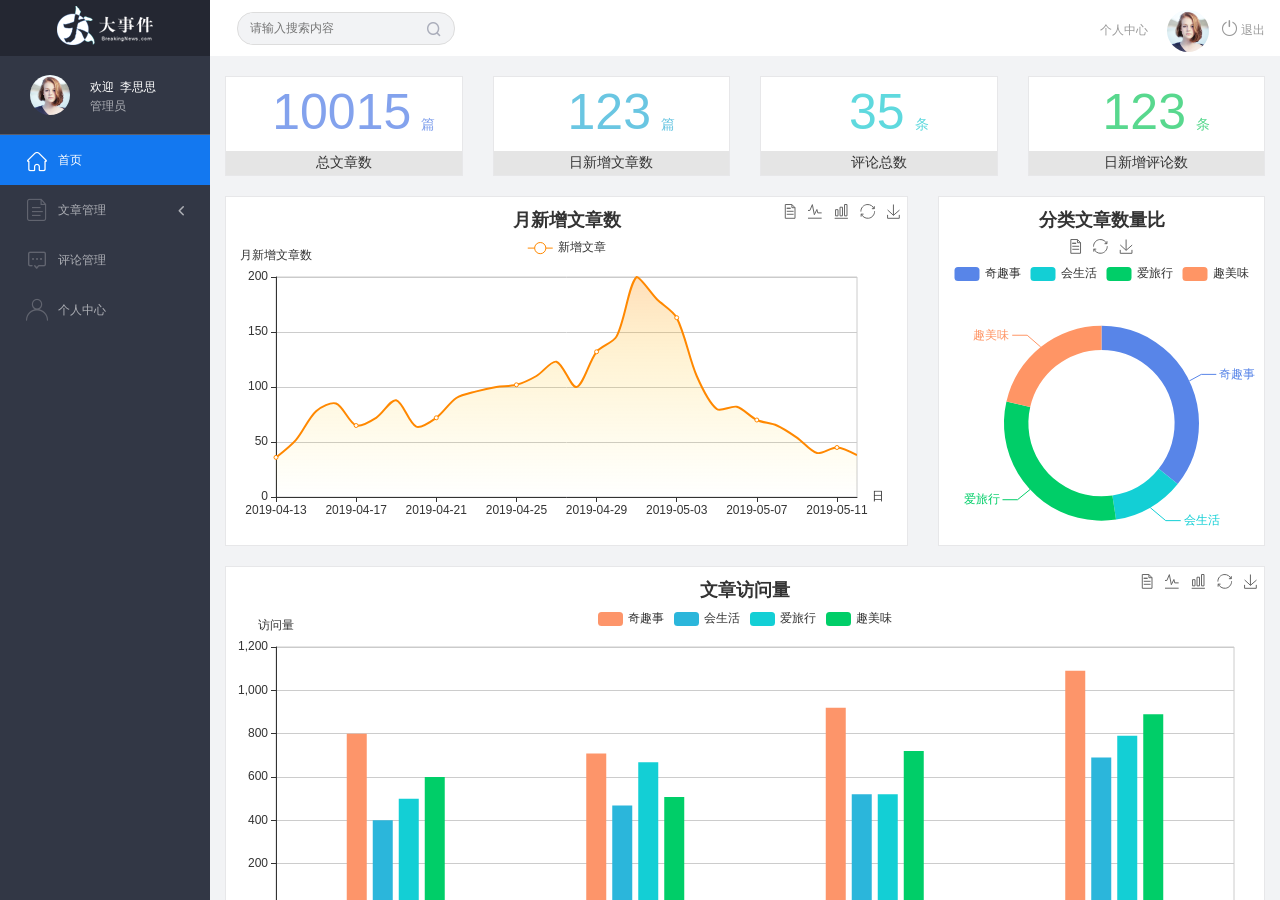
<file: web_back/index.html>
<!DOCTYPE html>
<html lang="en">

<head>
    <meta charset="UTF-8">
    <meta name="viewport" content="width=device-width, initial-scale=1.0">
    <meta http-equiv="X-UA-Compatible" content="ie=edge">
    <title>大事件-后台首页</title>
    <link rel="stylesheet" href="js/bootstrap/css/bootstrap.min.css">
    <link rel="stylesheet" href="css/reset.css">
    <link rel="stylesheet" href="css/iconfont.css">
    <link rel="stylesheet" href="css/main.css">
    <script src="js/jquery-1.12.4.min.js"></script>
    <script src="./js/util/config.js"></script>
    <script src="./js/util/user.js"></script>
</head>

<body>
    <div class="sider">
        <a href="#" class="logo"><img src="images/logo02.png" alt="logo"></a>
        <div class="user_info">
            <img class="adImg" src="images/2.jpg" alt="person">
            <span>欢迎&nbsp;&nbsp;<i style="font-style: normal;" id="adName">李思思</i></span>
            <b>管理员</b>
        </div>
        <div class="menu">
            <div class="level01 active"><a href="main_count.html" target="main_frame"><i class="iconfont icon-yidiandiantubiao04"></i><span>首页</span></a></div>
            <div class="level01"><a href="#"><i class="iconfont icon-icon-article"></i><span>文章管理</span><b
                        class="iconfont icon-arrowdownl"></b></a></div>
            <ul class="level02">
                <li><a href="article_list.html" target="main_frame"><i class="iconfont icon-previewright"></i><span>文章列表</span></a></li>
                <li><a href="article_release.html" target="main_frame"><i class="iconfont icon-previewright"></i><span>发表文章</span></a></li>
                <li><a href="article_category.html" target="main_frame"><i class="iconfont icon-previewright"></i><span>文章类别管理</span></a></li>
            </ul>

            <div class="level01"><a href="comment_list.html" target="main_frame"><i class="iconfont icon-comment"></i><span>评论管理</span></a></div>
            <div class="level01"><a href="user.html" target="main_frame"><i class="iconfont icon-user"></i><span>个人中心</span></a></div>
        </div>
    </div>

    <div class="header_bar">
        <form class="search_form">
            <input type="text" placeholder="请输入搜索内容">
            <i class="iconfont icon-search"></i>
        </form>
        <div class="user_center_link">
            <a href="user.html" onclick="setMenu(3,0)" target="main_frame">个人中心</a>
            <img class="adImg" src="images/2.jpg" alt="person">
            <!-- 设置不让 a 标签 跳转 -->
            <a href="javascript:;" id="logout"><i class="iconfont icon-tuichu"></i> 退出</a>
        </div>
    </div>

    <div class="main" id="main_body">
        <iframe src="main_count.html" frameborder="0" id="main_frame" name="main_frame" frameborder="0" scrolling="auto"></iframe>
    </div>



    <script>
        var $level01 = $('.level01');
        var $subli = $('.level02 li')
        $level01.click(function() {
            $level01.not($(this)).removeClass('active');
            $(this).addClass('active');

            if ($(this).next().hasClass('level02')) {
                $(this).next().slideToggle();
                $(this).find('b').toggleClass('rotate0');
            } else {
                $subli.removeClass('active');
            }
        })

        $subli.click(function() {
            $subli.not($(this)).removeClass('active');
            $(this).addClass('active');

            if (!$(this).parent().prev().hasClass('active')) {
                $level01.removeClass('active');
                $(this).parent().prev().addClass('active');
            }
        })

        function resizeFrame() {
            var frame_w = $('#main_body').outerWidth();
            var frame_h = $('#main_body').outerHeight();
            $('#main_frame').css({
                'width': frame_w,
                'height': frame_h
            });
        }

        resizeFrame();

        $(window).resize(function() {
            resizeFrame();
        })


        function setMenu(m, n) {
            $level01.eq(m).addClass('active').siblings().not('.level02').removeClass('active');
            if (m != 1) {
                $('.level02').slideUp();
            } else {
                $('.level02').slideDown();
                $('.level02').children().eq(n).addClass('active').siblings().removeClass('active');
            }
        }
    </script>


</body>
<script>
    // var user = new User()
    // 获取管理员信息
    user.getInfo().then(function(res) {
        if (res.code == 200) {
            $("#adName").text(res.data.nickname)
            $(".adImg").attr("src", res.data.user_pic)
        }
    })

    // 用户退出
    $("#logout").click(function() {
        user.logout().then(function(res) {
            if (res.code == 200) {
                console.log(res.msg);

                location.href = "./login.html"
            } else {
                alert(res.msg)
            }
        })
    })
</script>

</html>
</file>
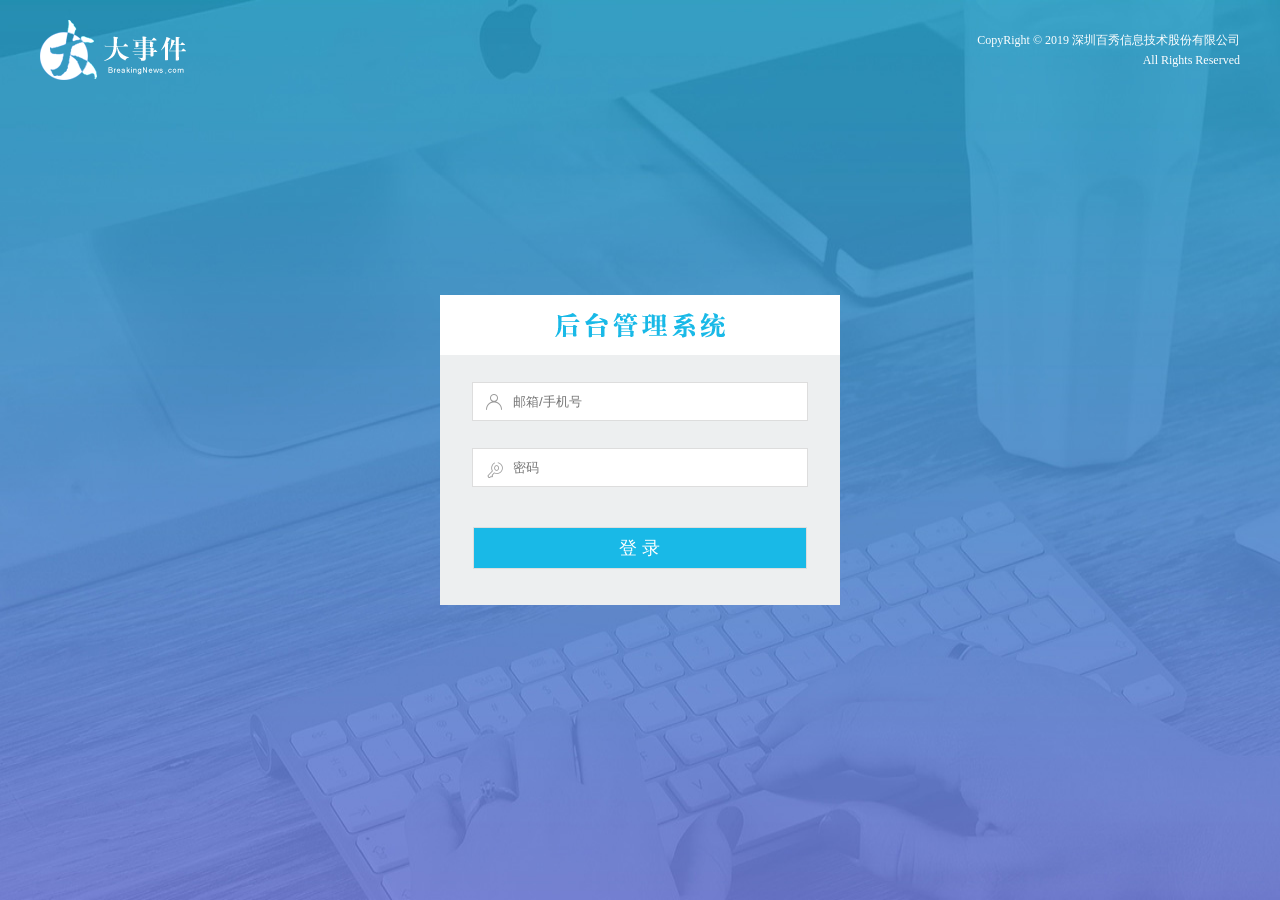
<file: web_back/login.html>
<!DOCTYPE html>
<html lang="en">

<head>
    <meta charset="UTF-8">
    <meta name="viewport" content="width=device-width, initial-scale=1.0">
    <meta http-equiv="X-UA-Compatible" content="ie=edge">
    <title>大事件-后台登录页</title>
    <link rel="stylesheet" type="text/css" href="css/reset.css">
    <link rel="stylesheet" type="text/css" href="css/iconfont.css">
    <link rel="stylesheet" type="text/css" href="css/main.css">
    <script src="./js/jquery-1.12.4.min.js"></script>
    <script src="./js/util/config.js"></script>
    <script src="./js/util/user.js"></script>
</head>

<body>
    <div class="main_wrap">
        <div class="header">
            <a href="#" class="logo"><img src="images/logo.png" alt=""></a>
            <div class="copyright">CopyRight © 2019 深圳百秀信息技术股份有限公司<br>All Rights Reserved</div>
        </div>

        <div class="login_form_con">
            <div class="login_title"></div>
            <form class="login_form">
                <i class="iconfont icon-user"></i>
                <i class="iconfont icon-key"></i>
                <input id="username" type="text" class="input_txt" placeholder="邮箱/手机号">
                <input type="password" class="input_pass" placeholder="密码">
                <!-- 在form表单中 如果不想有跳转动作 把submit改为 button 就可以了 -->
                <input id="btn" type="button" class="input_sub" value="登 录">
            </form>
        </div>
    </div>
</body>

<script>
    // 1.用户登录
    // 思路:
    // 给按钮添加点击事件
    // 1. 收集用户的信息 简单判断
    // 2. 请求ajax接口 根据接口的反馈做后续动作
    $("#btn").click(function() {
        var username = $(".input_txt").val().trim()
        var password = $(".input_pass").val().trim()

        if (username.length == 0 && password.length == 0) {
            return
        }
        // 用户登录
        user.login(username, password).then(function(res) {
            console.log(res);
            // 获取 Ajax的返回状态 根据状态来做出动作
            if (res.code == 200) {
                //跳转到主页
                location.href = './index.html'
            } else {
                alert(res.msg)
            }
        })

    })
</script>

</html>
</file>
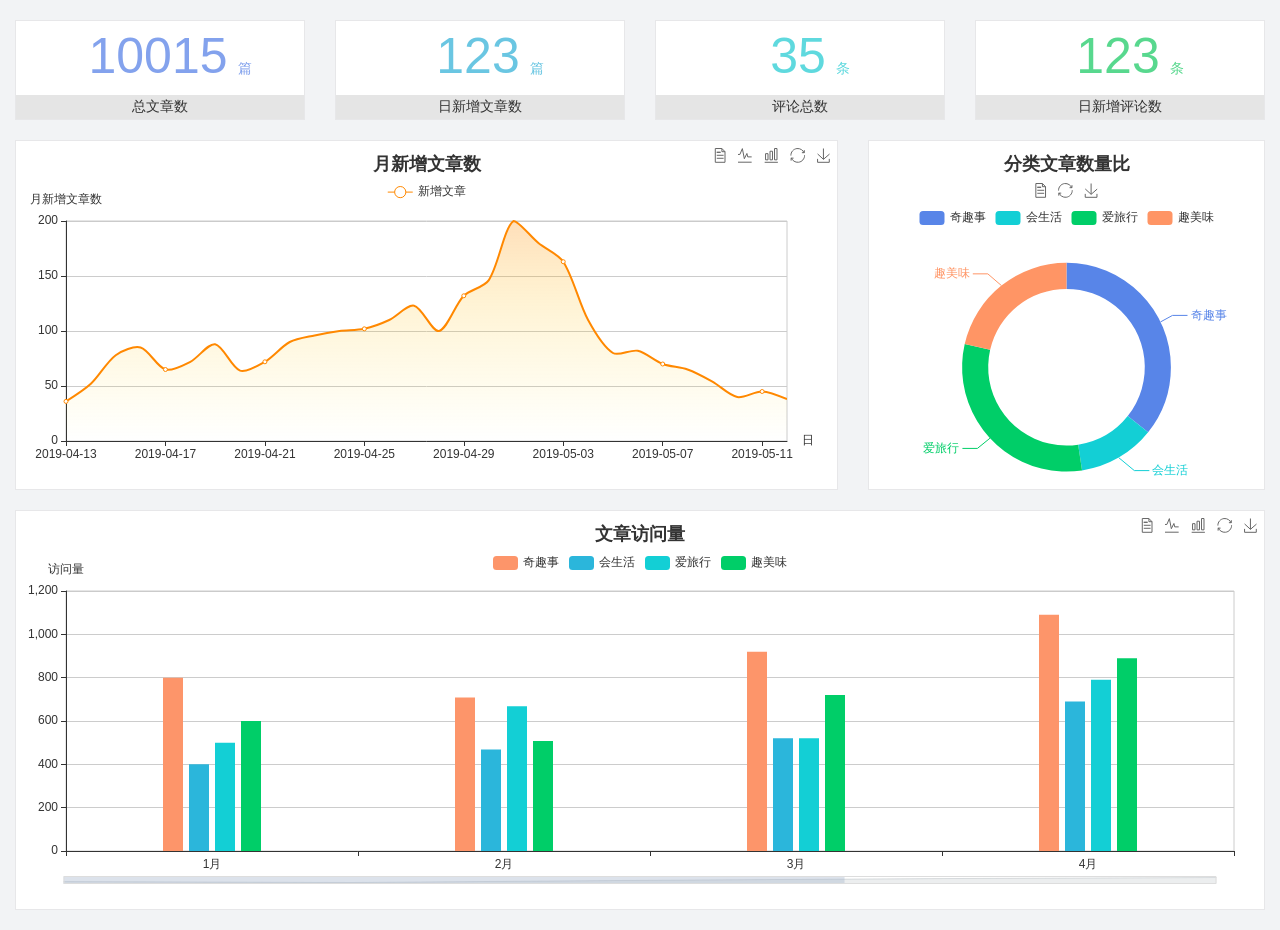
<file: web_back/main_count.html>
<!DOCTYPE html>
<html lang="en">

<head>
    <meta charset="UTF-8">
    <meta name="viewport" content="width=device-width, initial-scale=1.0">
    <meta http-equiv="X-UA-Compatible" content="ie=edge">
    <title>图表统计</title>
    <link rel="stylesheet" href="js/bootstrap/css/bootstrap.min.css">
    <link rel="stylesheet" href="css/reset.css">
    <link rel="stylesheet" href="css/iconfont.css">
    <link rel="stylesheet" href="css/main.css">
    <script src="js/jquery-1.12.4.min.js"></script>
    <script type="text/javascript" src="js/echarts.min.js"></script>
</head>

<body>
    <div class="container-fluid">
        <div class="row spannel_list">
            <div class="col-sm-3 col-xs-6">
                <div class="spannel">
                    <em>10015</em><span>篇</span>
                    <b>总文章数</b>
                </div>
            </div>
            <div class="col-sm-3 col-xs-6">
                <div class="spannel scolor01">
                    <em>123</em><span>篇</span>
                    <b>日新增文章数</b>
                </div>
            </div>
            <div class="col-sm-3 col-xs-6">
                <div class="spannel scolor02">
                    <em>35</em><span>条</span>
                    <b>评论总数</b>
                </div>
            </div>
            <div class="col-sm-3 col-xs-6">
                <div class="spannel scolor03">
                    <em>123</em><span>条</span>
                    <b>日新增评论数</b>
                </div>
            </div>
        </div>
    </div>

    <div class="container-fluid">
        <div class="row curve-pie">
            <div class="col-lg-8 col-md-8">
                <div class="gragh_pannel" id="curve_show"></div>
            </div>
            <div class="col-lg-4 col-md-4">
                <div class="gragh_pannel"  id="pie_show"></div>
            </div>
        </div>
    </div>

    <div class="container-fluid">
        <div class="column_pannel"  id="column_show"></div>
    </div>

    <script>
        var oChart = echarts.init(document.getElementById('curve_show'));
        var aList_all = [
          {'count':36,'date':'2019-04-13'},
          {'count':52,'date':'2019-04-14'},
          {'count':78,'date':'2019-04-15'},
          {'count':85,'date':'2019-04-16'},
          {'count':65,'date':'2019-04-17'},
          {'count':72,'date':'2019-04-18'},
          {'count':88,'date':'2019-04-19'},
          {'count':64,'date':'2019-04-20'},
          {'count':72,'date':'2019-04-21'},
          {'count':90,'date':'2019-04-22'},
          {'count':96,'date':'2019-04-23'},
          {'count':100,'date':'2019-04-24'},
          {'count':102,'date':'2019-04-25'},
          {'count':110,'date':'2019-04-26'},
          {'count':123,'date':'2019-04-27'},
          {'count':100,'date':'2019-04-28'},
          {'count':132,'date':'2019-04-29'},
          {'count':146,'date':'2019-04-30'},
          {'count':200,'date':'2019-05-01'},
          {'count':180,'date':'2019-05-02'},
          {'count':163,'date':'2019-05-03'},
          {'count':110,'date':'2019-05-04'},
          {'count':80,'date':'2019-05-05'},
          {'count':82,'date':'2019-05-06'},
          {'count':70,'date':'2019-05-07'},
          {'count':65,'date':'2019-05-08'},
          {'count':54,'date':'2019-05-09'},
          {'count':40,'date':'2019-05-10'},
          {'count':45,'date':'2019-05-11'},
          {'count':38,'date':'2019-05-12'},
        ];

        let aCount = [];
        let aDate = [];

        for(var i=0;i<aList_all.length;i++){
            aCount.push(aList_all[i].count);
            aDate.push(aList_all[i].date);
        }

        var chartopt = {
                  title:{
                      text: '月新增文章数',
                      left: 'center',
                      top: '10'
                  },
                  tooltip:{
                      trigger: 'axis'
                  },
                  legend: {
                      data:['新增文章'],
                      top: '40'
                  },
                  toolbox: {
                      show : true,
                      feature : {
                          mark : {show: true},
                          dataView : {show: true, readOnly: false},
                          magicType : {show: true, type: ['line','bar']},
                          restore : {show: true},
                          saveAsImage : {show: true}
                      }
                  },
                  calculable : true,               
                  xAxis : [
                      {
                          name: '日',
                          type : 'category',
                          boundaryGap : false,
                          data :aDate
                      }
                  ],        
                  yAxis : [
                      {
                          name: '月新增文章数',
                          type : 'value'
                      }
                  ],      
                  series : [
					        {
					            name:'新增文章',
					            type:'line',
					            smooth:true,
					            itemStyle: {normal: {areaStyle: {type: 'default'}, color: '#f80'}, lineStyle: {color: '#f80'}},
					            data:aCount
                            }],
                            areaStyle:{
						        normal:{
						            color: new echarts.graphic.LinearGradient(0, 0, 0, 1, [{
						                offset: 0,
						                color: 'rgba(255,136,0,0.39)'
						            }, {
						                offset: .34,
						                color: 'rgba(255,180,0,0.25)'
						            },{
						                offset: 1,
						                color: 'rgba(255,222,0,0.00)'
						            }])

						        }
						    },
                  grid: {
                      show: true,             
                      x:50,
                      x2:50,
                      y:80,
                      height:220
                  }                 
            };

        oChart.setOption(chartopt);


        var oPie = echarts.init(document.getElementById('pie_show'));
        var oPieopt =  
        {
          title : {
              top:10,
              text: '分类文章数量比',
              x:'center'
          },
          tooltip : {
              trigger: 'item',
              formatter: "{a} <br/>{b} : {c} ({d}%)"
          },
          color:['#5885e8','#13cfd5','#00ce68','#ff9565'],
          legend: {
              x : 'center',
              top:65,
              data:['奇趣事','会生活','爱旅行','趣美味']
          },
          toolbox: {
              show : true,
              x : 'center',
              top:35,
              feature : {
                  mark : {show: true},
                  dataView : {show: true, readOnly: false},
                  magicType : {
                      show: true, 
                      type: ['pie', 'funnel'],
                      option: {
                          funnel: {
                              x: '25%',
                              width: '50%',
                              funnelAlign: 'left',
                              max: 1548
                          }
                      }
                  },
                  restore : {show: true},
                  saveAsImage : {show: true}
              }
          },
          calculable : true,
          series : [
              {
                  name:'访问来源',
                  type:'pie',
                  radius: ['45%', '60%'],
                  center: ['50%', '65%'],
                  data:[
                      {value:300, name:'奇趣事'},
                      {value:100, name:'会生活'},
                      {value:260, name:'爱旅行'},                   
                      {value:180,name:'趣美味'}
                  ]
              }
          ]
      };
      oPie.setOption(oPieopt);



      var oColumn = this.echarts.init(document.getElementById('column_show'));
        var oColumnopt =  
              {
                title:{
                    text: '文章访问量',
                    left: 'center',
                    top: '10'
              },
                tooltip : {
                    trigger: 'axis'
                },
                legend: {
                    data:['奇趣事','会生活','爱旅行','趣美味'],
                    top:'40'          
                },
                toolbox: {
                    show : true,
                    feature : {
                        mark : {show: true},
                        dataView : {show: true, readOnly: false},
                        magicType : {show: true, type: ['line', 'bar']},
                        restore : {show: true},
                        saveAsImage : {show: true}
                    }
                },
                calculable : true,
               xAxis : [
                    {
                        type : 'category',
                        data : ['1月','2月','3月','4月','5月']
                    }
                ],
                yAxis : [
                    {
                        name : '访问量',
                        type : 'value'
                    }
                ],
                series : [
                    {
                        name:'奇趣事',
                        type:'bar',
                        barWidth:20, 
                        itemStyle:{
                           normal: {areaStyle: {type: 'default'}, color: '#fd956a'}
                        },
                        data:[800, 708, 920, 1090, 1200]
                    },
                    {
                        name:'会生活',
                        type:'bar',
                        barWidth:20, 
                        itemStyle:{
                           normal: {areaStyle: {type: 'default'}, color: '#2bb6db'}
                        },
                        data:[400, 468, 520, 690, 800]
                    },
                    {
                        name:'爱旅行',
                        type:'bar',
                        barWidth:20, 
                        itemStyle:{
                           normal: {areaStyle: {type: 'default'}, color: '#13cfd5'}
                        },
                        data:[500, 668, 520, 790, 900]
                    },
                    {
                        name:'趣美味',
                        type:'bar',
                        barWidth:20, 
                        itemStyle:{
                           normal: {areaStyle: {type: 'default'}, color: '#00ce68'}
                        },
                        data:[600, 508, 720, 890, 1000]
                    }
                ],
                grid: {
                    show: true, 
                    x:50,
                    x2:30,            
                    y:80,
                    height:260
                },
                dataZoom: [//给x轴设置滚动条
                 {
                     start:0,//默认为0
                     end: 100-1000/31,//默认为100
                     type: 'slider',
                     show: true,
                     xAxisIndex: [0],
                     handleSize: 0,//滑动条的 左右2个滑动条的大小
                     height:8,//组件高度
                     left:45, //左边的距离
                     right:50,//右边的距离
                     bottom: 26,//右边的距离
                     handleColor: '#ddd',//h滑动图标的颜色
                     handleStyle: {
                         borderColor: "#cacaca",
                         borderWidth: "1",
                         shadowBlur: 2,
                         background: "#ddd",
                         shadowColor: "#ddd",
                     }
                  }]
            };
            oColumn.setOption(oColumnopt);

    </script>


</body>

</html>
</file>
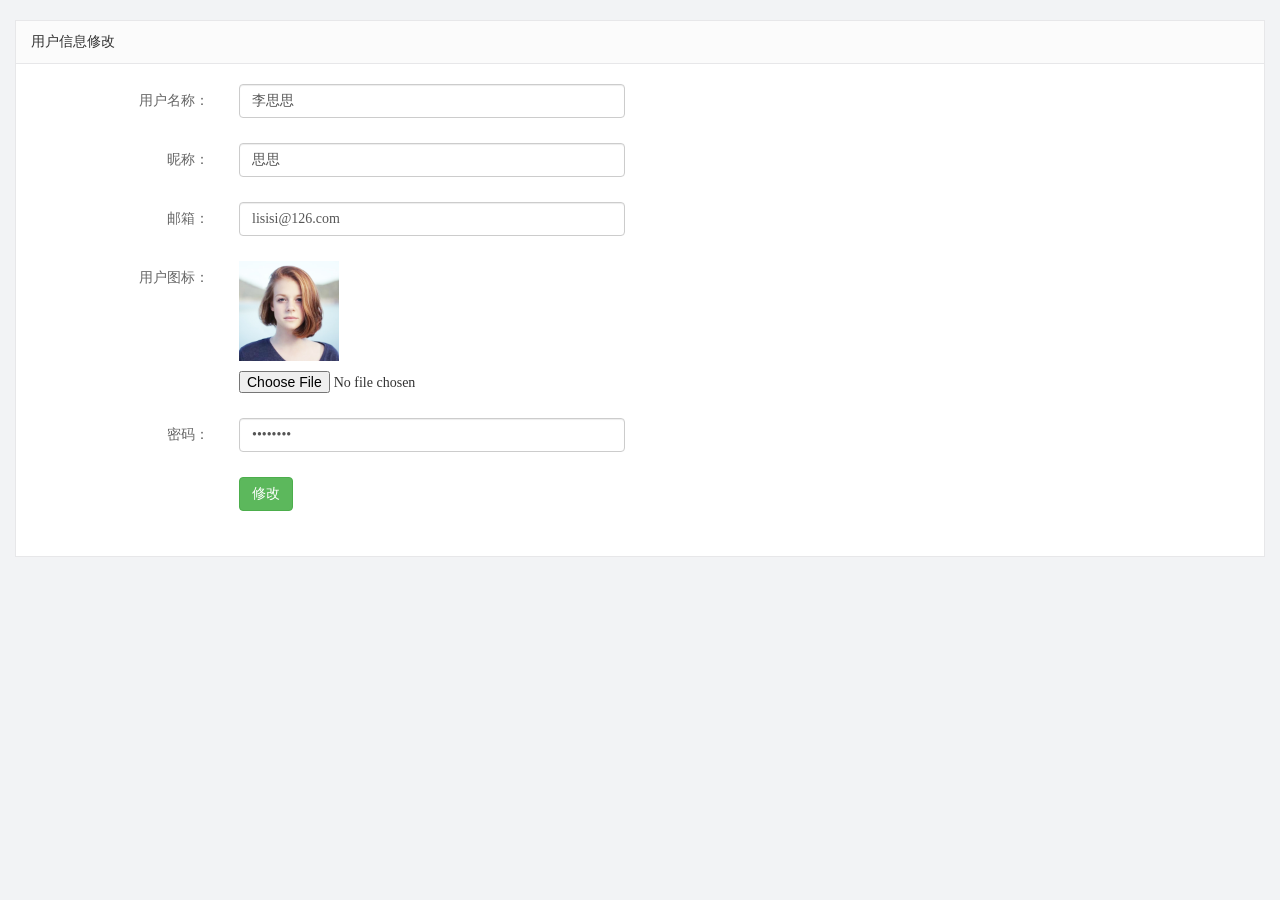
<file: web_back/user.html>
<!DOCTYPE html>
<html lang="en">

<head>
    <meta charset="UTF-8">
    <meta name="viewport" content="width=device-width, initial-scale=1.0">
    <meta http-equiv="X-UA-Compatible" content="ie=edge">
    <title>文章列表</title>
    <link rel="stylesheet" href="js/bootstrap/css/bootstrap.min.css">
    <link rel="stylesheet" href="css/reset.css">
    <link rel="stylesheet" href="css/iconfont.css">
    <link rel="stylesheet" href="css/main.css">
    <script src="js/jquery-1.12.4.min.js"></script>

</head>

<body>
    <div class="container-fluid">
        <div class="common_title">
            用户信息修改
        </div>
        <div class="container-fluid common_con">
            <form class="form-horizontal article_form">
                <div class="form-group">
                    <label for="inputEmail3" class="col-sm-2 control-label">用户名称：</label>
                    <div class="col-sm-4">
                        <input type="text" class="form-control" id="inputEmail3" value="李思思">
                    </div>
                </div>
                <div class="form-group">
                    <label for="inputEmail3" class="col-sm-2 control-label">昵称：</label>
                    <div class="col-sm-4">
                        <input type="text" class="form-control" id="inputEmail3" value="思思">
                    </div>
                </div>
                <div class="form-group">
                    <label for="inputEmail3" class="col-sm-2 control-label">邮箱：</label>
                    <div class="col-sm-4">
                        <input type="text" class="form-control" id="inputEmail3" value="lisisi@126.com">
                    </div>
                </div>
                
                <div class="form-group">
                    <label for="inputPassword3" class="col-sm-2 control-label">用户图标：</label>
                    <div class="col-sm-10">
                        <img src="images/2.jpg" alt="" class="user_pic">
                        <input type="file" id="exampleInputFile">
                    </div>
                </div>

                <div class="form-group">
                        <label for="inputEmail3" class="col-sm-2 control-label">密码：</label>
                        <div class="col-sm-4">
                            <input type="password" class="form-control" id="inputEmail3" value="12345678">
                        </div>
                    </div>
               
    
                <div class="form-group">
                    <div class="col-sm-offset-2 col-sm-10">
                        <button type="submit" class="btn btn-success">修改</button>
                    </div>
                </div>
            </form>
        </div>
    </div>

</body>

</html>
</file>
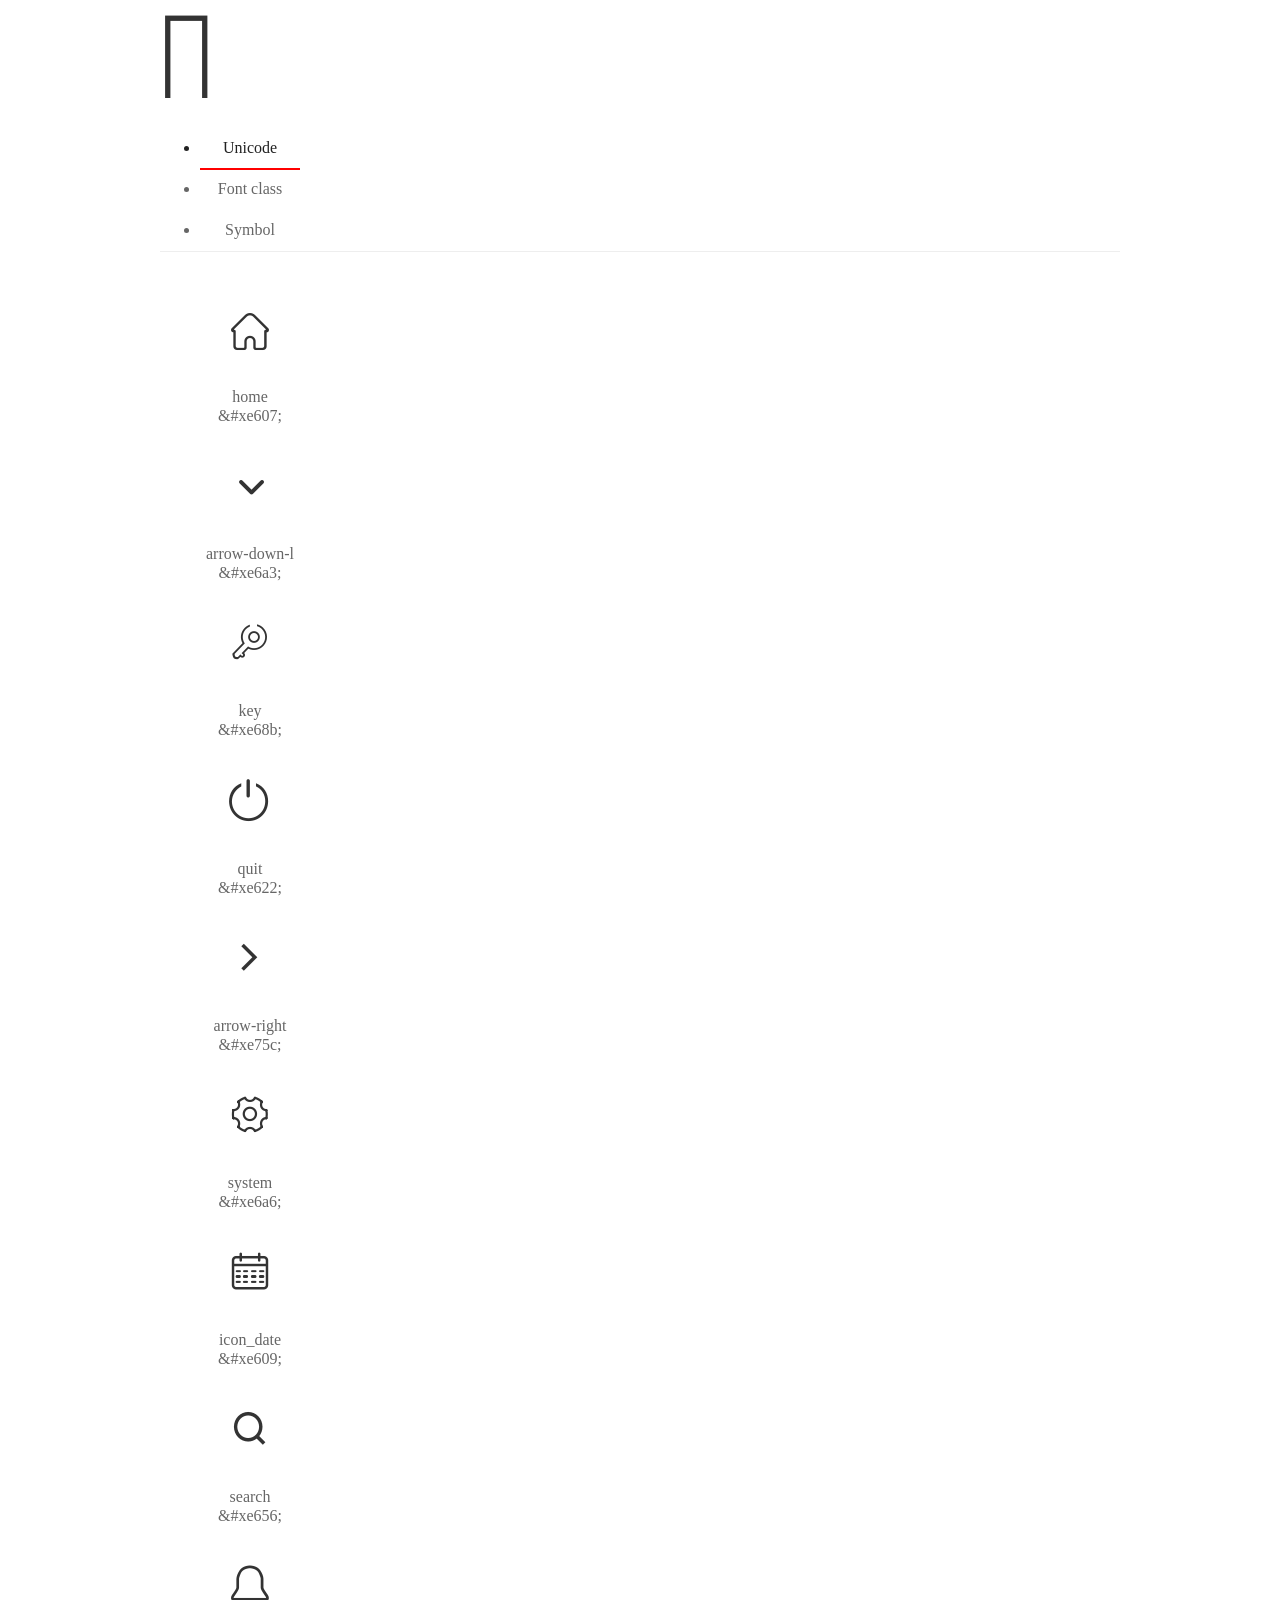
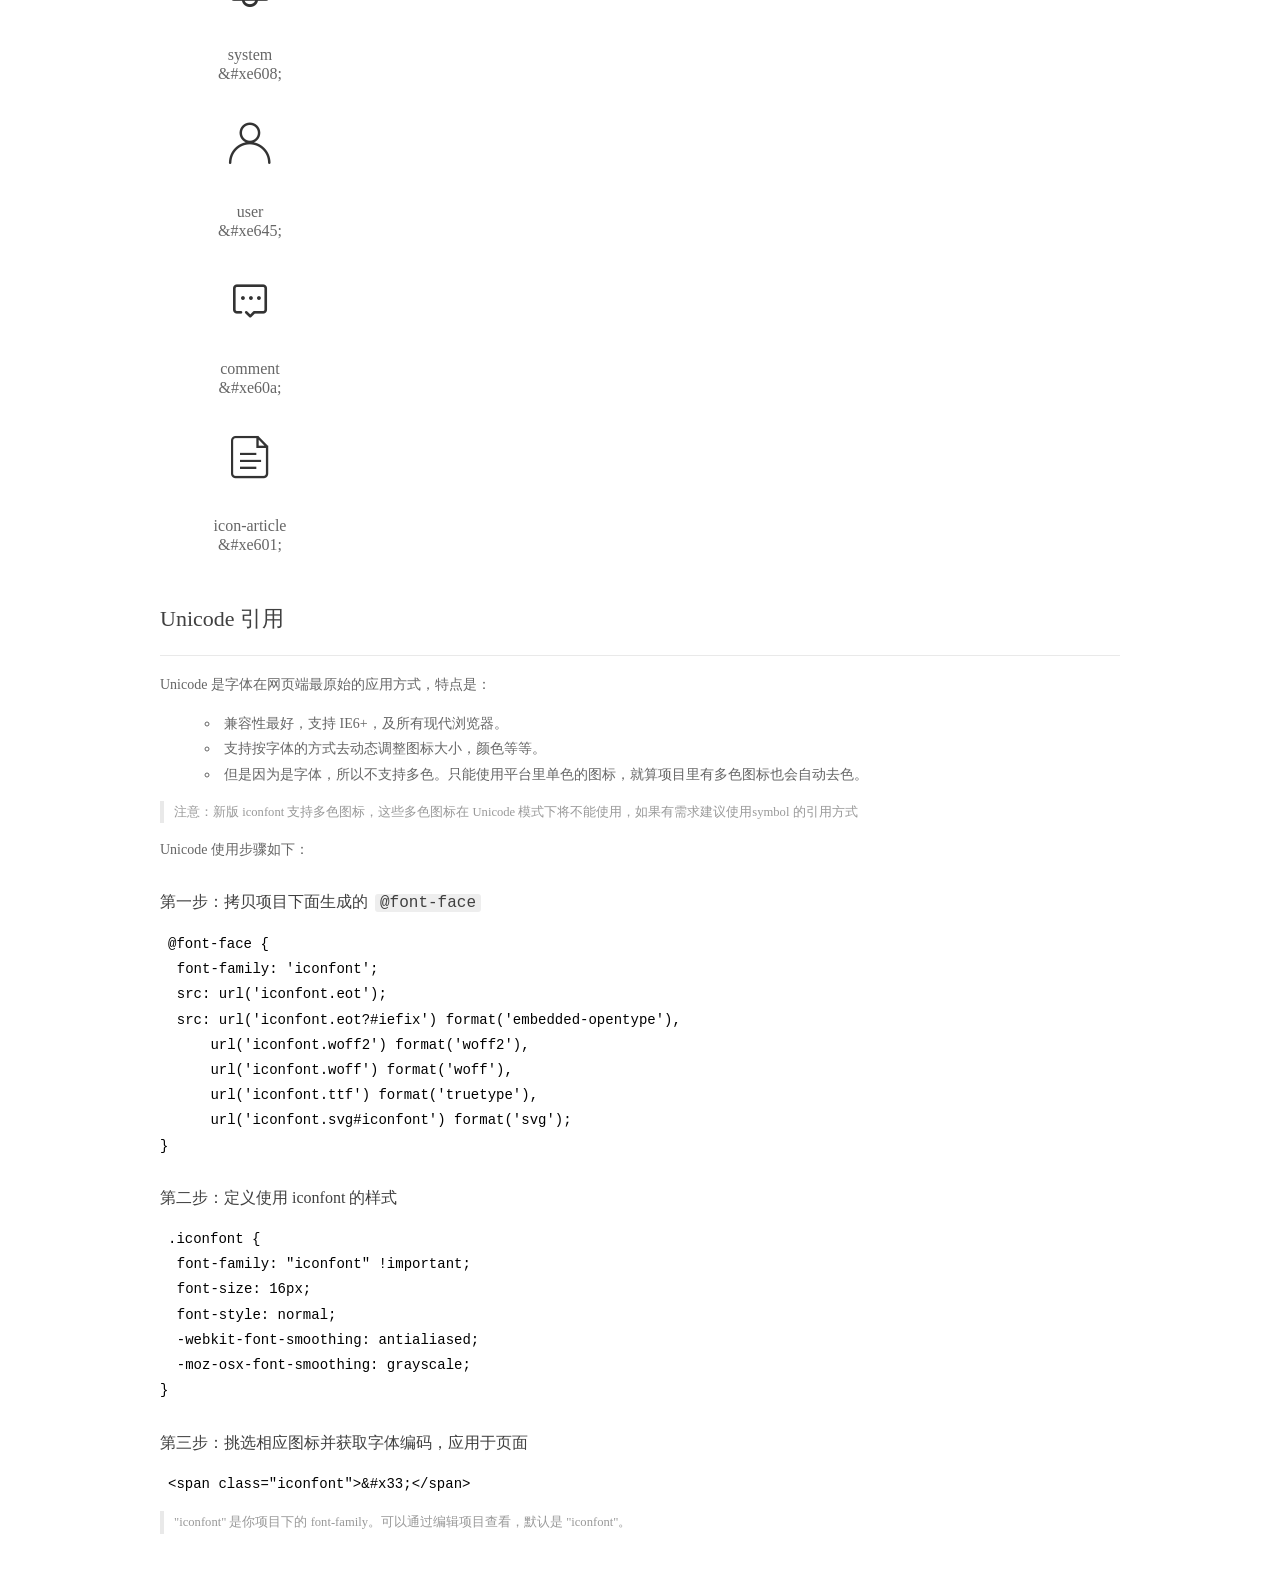
<file: web_back/fonts/demo_index.html>
<!DOCTYPE html>
<html>
<head>
  <meta charset="utf-8"/>
  <title>IconFont Demo</title>
  <link rel="shortcut icon" href="https://gtms04.alicdn.com/tps/i4/TB1_oz6GVXXXXaFXpXXJDFnIXXX-64-64.ico" type="image/x-icon"/>
  <link rel="stylesheet" href="https://g.alicdn.com/thx/cube/1.3.2/cube.min.css">
  <link rel="stylesheet" href="demo.css">
  <link rel="stylesheet" href="iconfont.css">
  <script src="iconfont.js"></script>
  <!-- jQuery -->
  <script src="https://a1.alicdn.com/oss/uploads/2018/12/26/7bfddb60-08e8-11e9-9b04-53e73bb6408b.js"></script>
  <!-- 代码高亮 -->
  <script src="https://a1.alicdn.com/oss/uploads/2018/12/26/a3f714d0-08e6-11e9-8a15-ebf944d7534c.js"></script>
</head>
<body>
  <div class="main">
    <h1 class="logo"><a href="https://www.iconfont.cn/" title="iconfont 首页" target="_blank">&#xe86b;</a></h1>
    <div class="nav-tabs">
      <ul id="tabs" class="dib-box">
        <li class="dib active"><span>Unicode</span></li>
        <li class="dib"><span>Font class</span></li>
        <li class="dib"><span>Symbol</span></li>
      </ul>
      
    </div>
    <div class="tab-container">
      <div class="content unicode" style="display: block;">
          <ul class="icon_lists dib-box">
          
            <li class="dib">
              <span class="icon iconfont">&#xe607;</span>
                <div class="name">home</div>
                <div class="code-name">&amp;#xe607;</div>
              </li>
          
            <li class="dib">
              <span class="icon iconfont">&#xe6a3;</span>
                <div class="name">arrow-down-l</div>
                <div class="code-name">&amp;#xe6a3;</div>
              </li>
          
            <li class="dib">
              <span class="icon iconfont">&#xe68b;</span>
                <div class="name">key</div>
                <div class="code-name">&amp;#xe68b;</div>
              </li>
          
            <li class="dib">
              <span class="icon iconfont">&#xe622;</span>
                <div class="name">quit</div>
                <div class="code-name">&amp;#xe622;</div>
              </li>
          
            <li class="dib">
              <span class="icon iconfont">&#xe75c;</span>
                <div class="name">arrow-right</div>
                <div class="code-name">&amp;#xe75c;</div>
              </li>
          
            <li class="dib">
              <span class="icon iconfont">&#xe6a6;</span>
                <div class="name">system</div>
                <div class="code-name">&amp;#xe6a6;</div>
              </li>
          
            <li class="dib">
              <span class="icon iconfont">&#xe609;</span>
                <div class="name">icon_date</div>
                <div class="code-name">&amp;#xe609;</div>
              </li>
          
            <li class="dib">
              <span class="icon iconfont">&#xe656;</span>
                <div class="name">search</div>
                <div class="code-name">&amp;#xe656;</div>
              </li>
          
            <li class="dib">
              <span class="icon iconfont">&#xe608;</span>
                <div class="name">system</div>
                <div class="code-name">&amp;#xe608;</div>
              </li>
          
            <li class="dib">
              <span class="icon iconfont">&#xe645;</span>
                <div class="name">user</div>
                <div class="code-name">&amp;#xe645;</div>
              </li>
          
            <li class="dib">
              <span class="icon iconfont">&#xe60a;</span>
                <div class="name">comment</div>
                <div class="code-name">&amp;#xe60a;</div>
              </li>
          
            <li class="dib">
              <span class="icon iconfont">&#xe601;</span>
                <div class="name">icon-article</div>
                <div class="code-name">&amp;#xe601;</div>
              </li>
          
          </ul>
          <div class="article markdown">
          <h2 id="unicode-">Unicode 引用</h2>
          <hr>

          <p>Unicode 是字体在网页端最原始的应用方式，特点是：</p>
          <ul>
            <li>兼容性最好，支持 IE6+，及所有现代浏览器。</li>
            <li>支持按字体的方式去动态调整图标大小，颜色等等。</li>
            <li>但是因为是字体，所以不支持多色。只能使用平台里单色的图标，就算项目里有多色图标也会自动去色。</li>
          </ul>
          <blockquote>
            <p>注意：新版 iconfont 支持多色图标，这些多色图标在 Unicode 模式下将不能使用，如果有需求建议使用symbol 的引用方式</p>
          </blockquote>
          <p>Unicode 使用步骤如下：</p>
          <h3 id="-font-face">第一步：拷贝项目下面生成的 <code>@font-face</code></h3>
<pre><code class="language-css"
>@font-face {
  font-family: 'iconfont';
  src: url('iconfont.eot');
  src: url('iconfont.eot?#iefix') format('embedded-opentype'),
      url('iconfont.woff2') format('woff2'),
      url('iconfont.woff') format('woff'),
      url('iconfont.ttf') format('truetype'),
      url('iconfont.svg#iconfont') format('svg');
}
</code></pre>
          <h3 id="-iconfont-">第二步：定义使用 iconfont 的样式</h3>
<pre><code class="language-css"
>.iconfont {
  font-family: "iconfont" !important;
  font-size: 16px;
  font-style: normal;
  -webkit-font-smoothing: antialiased;
  -moz-osx-font-smoothing: grayscale;
}
</code></pre>
          <h3 id="-">第三步：挑选相应图标并获取字体编码，应用于页面</h3>
<pre>
<code class="language-html"
>&lt;span class="iconfont"&gt;&amp;#x33;&lt;/span&gt;
</code></pre>
          <blockquote>
            <p>"iconfont" 是你项目下的 font-family。可以通过编辑项目查看，默认是 "iconfont"。</p>
          </blockquote>
          </div>
      </div>
      <div class="content font-class">
        <ul class="icon_lists dib-box">
          
          <li class="dib">
            <span class="icon iconfont icon-yidiandiantubiao04"></span>
            <div class="name">
              home
            </div>
            <div class="code-name">.icon-yidiandiantubiao04
            </div>
          </li>
          
          <li class="dib">
            <span class="icon iconfont icon-arrowdownl"></span>
            <div class="name">
              arrow-down-l
            </div>
            <div class="code-name">.icon-arrowdownl
            </div>
          </li>
          
          <li class="dib">
            <span class="icon iconfont icon-key"></span>
            <div class="name">
              key
            </div>
            <div class="code-name">.icon-key
            </div>
          </li>
          
          <li class="dib">
            <span class="icon iconfont icon-tuichu"></span>
            <div class="name">
              quit
            </div>
            <div class="code-name">.icon-tuichu
            </div>
          </li>
          
          <li class="dib">
            <span class="icon iconfont icon-previewright"></span>
            <div class="name">
              arrow-right
            </div>
            <div class="code-name">.icon-previewright
            </div>
          </li>
          
          <li class="dib">
            <span class="icon iconfont icon-system"></span>
            <div class="name">
              system
            </div>
            <div class="code-name">.icon-system
            </div>
          </li>
          
          <li class="dib">
            <span class="icon iconfont icon-icondate"></span>
            <div class="name">
              icon_date
            </div>
            <div class="code-name">.icon-icondate
            </div>
          </li>
          
          <li class="dib">
            <span class="icon iconfont icon-search"></span>
            <div class="name">
              search
            </div>
            <div class="code-name">.icon-search
            </div>
          </li>
          
          <li class="dib">
            <span class="icon iconfont icon-system1"></span>
            <div class="name">
              system
            </div>
            <div class="code-name">.icon-system1
            </div>
          </li>
          
          <li class="dib">
            <span class="icon iconfont icon-user"></span>
            <div class="name">
              user
            </div>
            <div class="code-name">.icon-user
            </div>
          </li>
          
          <li class="dib">
            <span class="icon iconfont icon-comment"></span>
            <div class="name">
              comment
            </div>
            <div class="code-name">.icon-comment
            </div>
          </li>
          
          <li class="dib">
            <span class="icon iconfont icon-icon-article"></span>
            <div class="name">
              icon-article
            </div>
            <div class="code-name">.icon-icon-article
            </div>
          </li>
          
        </ul>
        <div class="article markdown">
        <h2 id="font-class-">font-class 引用</h2>
        <hr>

        <p>font-class 是 Unicode 使用方式的一种变种，主要是解决 Unicode 书写不直观，语意不明确的问题。</p>
        <p>与 Unicode 使用方式相比，具有如下特点：</p>
        <ul>
          <li>兼容性良好，支持 IE8+，及所有现代浏览器。</li>
          <li>相比于 Unicode 语意明确，书写更直观。可以很容易分辨这个 icon 是什么。</li>
          <li>因为使用 class 来定义图标，所以当要替换图标时，只需要修改 class 里面的 Unicode 引用。</li>
          <li>不过因为本质上还是使用的字体，所以多色图标还是不支持的。</li>
        </ul>
        <p>使用步骤如下：</p>
        <h3 id="-fontclass-">第一步：引入项目下面生成的 fontclass 代码：</h3>
<pre><code class="language-html">&lt;link rel="stylesheet" href="./iconfont.css"&gt;
</code></pre>
        <h3 id="-">第二步：挑选相应图标并获取类名，应用于页面：</h3>
<pre><code class="language-html">&lt;span class="iconfont icon-xxx"&gt;&lt;/span&gt;
</code></pre>
        <blockquote>
          <p>"
            iconfont" 是你项目下的 font-family。可以通过编辑项目查看，默认是 "iconfont"。</p>
        </blockquote>
      </div>
      </div>
      <div class="content symbol">
          <ul class="icon_lists dib-box">
          
            <li class="dib">
                <svg class="icon svg-icon" aria-hidden="true">
                  <use xlink:href="#icon-yidiandiantubiao04"></use>
                </svg>
                <div class="name">home</div>
                <div class="code-name">#icon-yidiandiantubiao04</div>
            </li>
          
            <li class="dib">
                <svg class="icon svg-icon" aria-hidden="true">
                  <use xlink:href="#icon-arrowdownl"></use>
                </svg>
                <div class="name">arrow-down-l</div>
                <div class="code-name">#icon-arrowdownl</div>
            </li>
          
            <li class="dib">
                <svg class="icon svg-icon" aria-hidden="true">
                  <use xlink:href="#icon-key"></use>
                </svg>
                <div class="name">key</div>
                <div class="code-name">#icon-key</div>
            </li>
          
            <li class="dib">
                <svg class="icon svg-icon" aria-hidden="true">
                  <use xlink:href="#icon-tuichu"></use>
                </svg>
                <div class="name">quit</div>
                <div class="code-name">#icon-tuichu</div>
            </li>
          
            <li class="dib">
                <svg class="icon svg-icon" aria-hidden="true">
                  <use xlink:href="#icon-previewright"></use>
                </svg>
                <div class="name">arrow-right</div>
                <div class="code-name">#icon-previewright</div>
            </li>
          
            <li class="dib">
                <svg class="icon svg-icon" aria-hidden="true">
                  <use xlink:href="#icon-system"></use>
                </svg>
                <div class="name">system</div>
                <div class="code-name">#icon-system</div>
            </li>
          
            <li class="dib">
                <svg class="icon svg-icon" aria-hidden="true">
                  <use xlink:href="#icon-icondate"></use>
                </svg>
                <div class="name">icon_date</div>
                <div class="code-name">#icon-icondate</div>
            </li>
          
            <li class="dib">
                <svg class="icon svg-icon" aria-hidden="true">
                  <use xlink:href="#icon-search"></use>
                </svg>
                <div class="name">search</div>
                <div class="code-name">#icon-search</div>
            </li>
          
            <li class="dib">
                <svg class="icon svg-icon" aria-hidden="true">
                  <use xlink:href="#icon-system1"></use>
                </svg>
                <div class="name">system</div>
                <div class="code-name">#icon-system1</div>
            </li>
          
            <li class="dib">
                <svg class="icon svg-icon" aria-hidden="true">
                  <use xlink:href="#icon-user"></use>
                </svg>
                <div class="name">user</div>
                <div class="code-name">#icon-user</div>
            </li>
          
            <li class="dib">
                <svg class="icon svg-icon" aria-hidden="true">
                  <use xlink:href="#icon-comment"></use>
                </svg>
                <div class="name">comment</div>
                <div class="code-name">#icon-comment</div>
            </li>
          
            <li class="dib">
                <svg class="icon svg-icon" aria-hidden="true">
                  <use xlink:href="#icon-icon-article"></use>
                </svg>
                <div class="name">icon-article</div>
                <div class="code-name">#icon-icon-article</div>
            </li>
          
          </ul>
          <div class="article markdown">
          <h2 id="symbol-">Symbol 引用</h2>
          <hr>

          <p>这是一种全新的使用方式，应该说这才是未来的主流，也是平台目前推荐的用法。相关介绍可以参考这篇<a href="">文章</a>
            这种用法其实是做了一个 SVG 的集合，与另外两种相比具有如下特点：</p>
          <ul>
            <li>支持多色图标了，不再受单色限制。</li>
            <li>通过一些技巧，支持像字体那样，通过 <code>font-size</code>, <code>color</code> 来调整样式。</li>
            <li>兼容性较差，支持 IE9+，及现代浏览器。</li>
            <li>浏览器渲染 SVG 的性能一般，还不如 png。</li>
          </ul>
          <p>使用步骤如下：</p>
          <h3 id="-symbol-">第一步：引入项目下面生成的 symbol 代码：</h3>
<pre><code class="language-html">&lt;script src="./iconfont.js"&gt;&lt;/script&gt;
</code></pre>
          <h3 id="-css-">第二步：加入通用 CSS 代码（引入一次就行）：</h3>
<pre><code class="language-html">&lt;style&gt;
.icon {
  width: 1em;
  height: 1em;
  vertical-align: -0.15em;
  fill: currentColor;
  overflow: hidden;
}
&lt;/style&gt;
</code></pre>
          <h3 id="-">第三步：挑选相应图标并获取类名，应用于页面：</h3>
<pre><code class="language-html">&lt;svg class="icon" aria-hidden="true"&gt;
  &lt;use xlink:href="#icon-xxx"&gt;&lt;/use&gt;
&lt;/svg&gt;
</code></pre>
          </div>
      </div>

    </div>
  </div>
  <script>
  $(document).ready(function () {
      $('.tab-container .content:first').show()

      $('#tabs li').click(function (e) {
        var tabContent = $('.tab-container .content')
        var index = $(this).index()

        if ($(this).hasClass('active')) {
          return
        } else {
          $('#tabs li').removeClass('active')
          $(this).addClass('active')

          tabContent.hide().eq(index).fadeIn()
        }
      })
    })
  </script>
</body>
</html>
</file>
<file: web_back/css/iconfont.css>
@font-face {font-family: "iconfont";
  src: url('../fonts/iconfont.eot?t=1558003957214'); /* IE9 */
  src: url('../fonts/iconfont.eot?t=1558003957214#iefix') format('embedded-opentype'), /* IE6-IE8 */
  url('[data-uri]') format('woff2'),
  url('../fonts/iconfont.woff?t=1558003957214') format('woff'),
  url('../fonts/iconfont.ttf?t=1558003957214') format('truetype'), /* chrome, firefox, opera, Safari, Android, iOS 4.2+ */
  url('../fonts/iconfont.svg?t=1558003957214#iconfont') format('svg'); /* iOS 4.1- */
}

.iconfont {
  font-family: "iconfont" !important;
  font-size: 16px;
  font-style: normal;
  -webkit-font-smoothing: antialiased;
  -moz-osx-font-smoothing: grayscale;
}

.icon-yidiandiantubiao04:before {
  content: "\e607";
}

.icon-arrowdownl:before {
  content: "\e6a3";
}

.icon-key:before {
  content: "\e68b";
}

.icon-tuichu:before {
  content: "\e622";
}

.icon-previewright:before {
  content: "\e75c";
}

.icon-system:before {
  content: "\e6a6";
}

.icon-icondate:before {
  content: "\e609";
}

.icon-search:before {
  content: "\e656";
}

.icon-system1:before {
  content: "\e608";
}

.icon-user:before {
  content: "\e645";
}

.icon-comment:before {
  content: "\e60a";
}

.icon-icon-article:before {
  content: "\e601";
}
</file>
<file: web_back/css/main.css>
body{
    font-family:'MicroSoft YaHei';
    background-color: #f2f3f5;
}
.main_wrap{
    position:fixed;
    width:100%;
    height:100%;
    left:0px;
    top:0px;
    background:url('../images/login_bg.jpg'); 
    background-size:100% 100%; 
  }
.header{
    width:1200px;
    overflow: hidden;
    margin:20px auto 0;
}
.heade .logo{
    float: left;
}
.header .copyright{
    float:right;
    font-size:12px;
    color:#fff;
    text-align:right;
    line-height:20px;
    margin-top:10px;
}
.login_form_con{
    position:absolute;
    left:50%;
    top:50%;
    margin-left:-200px;
    margin-top:-155px;
    width:400px;
    height:310px;
    background-color: #edeff0;
}

.login_form{
    position: relative;
}

.login_form .icon-user{
    position:absolute;
    font-size:16px;
    color:#999;
    left:46px;
    top:12px;
}
.login_form .icon-key{
    position:absolute;
    font-size:18px;
    color:#999;
    left:46px;
    top:78px;
}
.login_title{
    height:60px;
    background:url('../images/login_title.png') center center no-repeat #fff;
}
.input_txt,.input_pass,.input_sub{
    display:block;
    width:334px;
    height:37px;
    padding:0px;
    text-indent:40px;
    border:1px solid #ddd;
    margin:27px auto 0;
    outline:none;
}
.input_sub{
    margin-top:40px;
    height:42px;
    background-color: #19b9e7;
    text-indent:0px;
    font-size:18px;
    color:#fff;
    cursor: pointer;
}
.input_sub:hover{
    background-color: #08a0cc;
}

.sider{
    position:fixed;
    left:0;
    top:0;
    bottom:0;
    width:210px;
    background-color: #323745;
}
.sider .logo{
    display:block;
    height:56px;
    background-color: #242732;
    overflow: hidden;
}
.sider .logo img{
    display:block;
    margin:6px auto 0;
}
.user_info{
    height:79px;
    border-bottom:1px solid #5a5e6b;
}

.user_info img{
    float: left;
    width:40px;
    height:40px;
    border-radius:20px;
    margin:19px 0 0 30px;
}
.user_info span{
    float: left;
    width:120px;
    font-size:12px;
    color:#fff;
    margin:23px 0 0 20px;
}
.user_info b{
    float: left;
    width: 120px;
    font-weight:normal;
    font-size:12px;
    color:#adafb5;
    margin:2px 0 0 20px;
}

.menu .level01{
    height:50px;
    line-height:50px;
}
.menu .level01 a{
    display:block;
    height:50px;
    font-size:12px;
    color:#adafb5;
    overflow: hidden;
}
.menu .level01.active a{
    background-color: #1378f0;
    color:#fff;
}
.menu .level01.active i{
    color:#fff;
}

.menu .level01 a:hover{
    background-color: #1378f0;
    color:#fff;
}
.menu .level01 a:hover i{
    color:#fff;
}
.menu .level01 i{
    color:#61646f;
    font-size:22px;
    float: left;
    margin-left:26px;
}
.menu .level01 span{
    float: left;
    margin-left:10px;
}
.menu .level01 b{
    float: right;
    margin-right:20px;
    font-weight:normal;
    transform:rotate(90deg);
    transition:all 500ms ease;
}

.menu .level01 .rotate0{
    transform:rotate(0deg);
}

.menu .level02{
    background: #242732;
    display:none;
}


.menu .level02 li{
    height:40px;
    line-height:40px;
}
.menu .level02 li a{
    display:block;
    height:40px;
    font-size:12px;
    color:#adafb5;
    overflow: hidden;
}

.menu .level02 li a:hover{
    background-color: #1378f0;
    color:#fff;
}

.menu .level02 li i{
    font-size:12px;
    float: left;
    margin-left:60px;
}
.menu .level02 li span{
    font-size:12px;
    float: left;
    margin-left:5px;
}

.menu .level02 .active a{
    color:#ffae00;
}

.header_bar{
    position:fixed;
    left:210px;
    right:0;
    top:0;
    height:56px;
    background-color: #fff;
}

.main{
    position:fixed;
    left:210px;
    top:56px;
    right:0;
    bottom:0;
    background-color: #f2f3f5;
}

.search_form{
    width:218px;
    height:33px;
    border:1px solid #ddd;
    background-color: #f2f3f5;
    border-radius:16px;
    float: left;
    margin:12px 0 0 27px;
}

.search_form input{
    padding:0px;
    margin:0px;
    border:0px;
    float: left;
    background-color: #f2f3f5;
    font-size:12px;
    width:175px;
    height:31px;
    margin-left:12px;
    outline:none;
   
}

.search_form .icon-search{
    line-height:33px;
    cursor: pointer;
    font-size:18px;
    color:#abaebb;
}
.user_center_link{
    float:right;

}
.user_center_link a{
    line-height:56px;
    font-size:12px;
    color:#999;
    margin-right:15px;
}
.user_center_link a:hover{
    color:#ffae00
}

.user_center_link img{
    width:42px;
    height:42px;
    border-radius:32px;
    margin-right:10px;
}

.spannel_list{
    margin-top:20px;
}

.spannel{
	height:100px;
	overflow:hidden;
	text-align:center;
    position:relative;
    background-color: #fff;
    border:1px solid #e7e7e9;
    margin-bottom:20px;
}

.spannel em{
    font-style:normal;
	font-size:50px;
	line-height:50px;
	display:inline-block;
	margin:10px 0 0 20px;
	font-family:'Arial';
	color:#83a2ed;
}

.spannel span{
	font-size:14px;
	display:inline-block;
	color:#83a2ed;
	margin-left:10px;
}

.spannel b{
	position:absolute;
	left:0;
	bottom:0;
	width:100%;
	line-height:24px;
	background:#e5e5e5;
	color:#333;
	font-size:14px;
	font-weight:normal;
}

.scolor01 em,.scolor01 span{
	color:#6ac6e2;
}

.scolor02 em,.scolor02 span{
	color:#5fd9de;
}

.scolor03 em,.scolor03 span{
	color:#58d88e;
}


.gragh_pannel{
    height:350px;
    border:1px solid #e7e7e9;
    background-color: #fff!important; 
    margin-bottom:20px;  
}

.column_pannel{
    margin-bottom:20px;
    height:400px;
    border:1px solid #e7e7e9;
    background-color: #fff!important;   
}

.common_title{
    line-height:42px;
    background-color: #fbfbfb;
    border:1px solid #e7e7e9;
    margin-top:20px;
    text-indent: 15px;
    font-size:14px;
    color:#333;
}

.common_con{
    border:1px solid #e7e7e9;
    border-top:0px;
    background-color: #fff;
    padding-bottom:20px;
    margin-bottom:20px;
}
.opt_btns{
    margin-top:20px;
}

.mp20{
    margin-top:20px;
}

.pagination{   
   margin:0;
}

.article_form{
    margin-top:20px;
}

.form-group{
    margin-bottom:25px;
}

.form-group label{
    font-weight:normal;
    color:#666;
}

.icon-icondate{
    line-height:16px;
}

.user_pic{
    width:100px;
    height:100px;
    margin-bottom:10px;
}

.article_cover{
    width:200px;
    height:200px;
    margin-bottom:10px;
}
</file>
<file: web_back/fonts/demo.css>
/* Logo 字体 */
@font-face {
  font-family: "iconfont logo";
  src: url('https://at.alicdn.com/t/font_985780_km7mi63cihi.eot?t=1545807318834');
  src: url('https://at.alicdn.com/t/font_985780_km7mi63cihi.eot?t=1545807318834#iefix') format('embedded-opentype'),
    url('https://at.alicdn.com/t/font_985780_km7mi63cihi.woff?t=1545807318834') format('woff'),
    url('https://at.alicdn.com/t/font_985780_km7mi63cihi.ttf?t=1545807318834') format('truetype'),
    url('https://at.alicdn.com/t/font_985780_km7mi63cihi.svg?t=1545807318834#iconfont') format('svg');
}

.logo {
  font-family: "iconfont logo";
  font-size: 160px;
  font-style: normal;
  -webkit-font-smoothing: antialiased;
  -moz-osx-font-smoothing: grayscale;
}

/* tabs */
.nav-tabs {
  position: relative;
}

.nav-tabs .nav-more {
  position: absolute;
  right: 0;
  bottom: 0;
  height: 42px;
  line-height: 42px;
  color: #666;
}

#tabs {
  border-bottom: 1px solid #eee;
}

#tabs li {
  cursor: pointer;
  width: 100px;
  height: 40px;
  line-height: 40px;
  text-align: center;
  font-size: 16px;
  border-bottom: 2px solid transparent;
  position: relative;
  z-index: 1;
  margin-bottom: -1px;
  color: #666;
}


#tabs .active {
  border-bottom-color: #f00;
  color: #222;
}

.tab-container .content {
  display: none;
}

/* 页面布局 */
.main {
  padding: 30px 100px;
  width: 960px;
  margin: 0 auto;
}

.main .logo {
  color: #333;
  text-align: left;
  margin-bottom: 30px;
  line-height: 1;
  height: 110px;
  margin-top: -50px;
  overflow: hidden;
  *zoom: 1;
}

.main .logo a {
  font-size: 160px;
  color: #333;
}

.helps {
  margin-top: 40px;
}

.helps pre {
  padding: 20px;
  margin: 10px 0;
  border: solid 1px #e7e1cd;
  background-color: #fffdef;
  overflow: auto;
}

.icon_lists {
  width: 100% !important;
  overflow: hidden;
  *zoom: 1;
}

.icon_lists li {
  width: 100px;
  margin-bottom: 10px;
  margin-right: 20px;
  text-align: center;
  list-style: none !important;
  cursor: default;
}

.icon_lists li .code-name {
  line-height: 1.2;
}

.icon_lists .icon {
  display: block;
  height: 100px;
  line-height: 100px;
  font-size: 42px;
  margin: 10px auto;
  color: #333;
  -webkit-transition: font-size 0.25s linear, width 0.25s linear;
  -moz-transition: font-size 0.25s linear, width 0.25s linear;
  transition: font-size 0.25s linear, width 0.25s linear;
}

.icon_lists .icon:hover {
  font-size: 100px;
}

.icon_lists .svg-icon {
  /* 通过设置 font-size 来改变图标大小 */
  width: 1em;
  /* 图标和文字相邻时，垂直对齐 */
  vertical-align: -0.15em;
  /* 通过设置 color 来改变 SVG 的颜色/fill */
  fill: currentColor;
  /* path 和 stroke 溢出 viewBox 部分在 IE 下会显示
      normalize.css 中也包含这行 */
  overflow: hidden;
}

.icon_lists li .name,
.icon_lists li .code-name {
  color: #666;
}

/* markdown 样式 */
.markdown {
  color: #666;
  font-size: 14px;
  line-height: 1.8;
}

.highlight {
  line-height: 1.5;
}

.markdown img {
  vertical-align: middle;
  max-width: 100%;
}

.markdown h1 {
  color: #404040;
  font-weight: 500;
  line-height: 40px;
  margin-bottom: 24px;
}

.markdown h2,
.markdown h3,
.markdown h4,
.markdown h5,
.markdown h6 {
  color: #404040;
  margin: 1.6em 0 0.6em 0;
  font-weight: 500;
  clear: both;
}

.markdown h1 {
  font-size: 28px;
}

.markdown h2 {
  font-size: 22px;
}

.markdown h3 {
  font-size: 16px;
}

.markdown h4 {
  font-size: 14px;
}

.markdown h5 {
  font-size: 12px;
}

.markdown h6 {
  font-size: 12px;
}

.markdown hr {
  height: 1px;
  border: 0;
  background: #e9e9e9;
  margin: 16px 0;
  clear: both;
}

.markdown p {
  margin: 1em 0;
}

.markdown>p,
.markdown>blockquote,
.markdown>.highlight,
.markdown>ol,
.markdown>ul {
  width: 80%;
}

.markdown ul>li {
  list-style: circle;
}

.markdown>ul li,
.markdown blockquote ul>li {
  margin-left: 20px;
  padding-left: 4px;
}

.markdown>ul li p,
.markdown>ol li p {
  margin: 0.6em 0;
}

.markdown ol>li {
  list-style: decimal;
}

.markdown>ol li,
.markdown blockquote ol>li {
  margin-left: 20px;
  padding-left: 4px;
}

.markdown code {
  margin: 0 3px;
  padding: 0 5px;
  background: #eee;
  border-radius: 3px;
}

.markdown strong,
.markdown b {
  font-weight: 600;
}

.markdown>table {
  border-collapse: collapse;
  border-spacing: 0px;
  empty-cells: show;
  border: 1px solid #e9e9e9;
  width: 95%;
  margin-bottom: 24px;
}

.markdown>table th {
  white-space: nowrap;
  color: #333;
  font-weight: 600;
}

.markdown>table th,
.markdown>table td {
  border: 1px solid #e9e9e9;
  padding: 8px 16px;
  text-align: left;
}

.markdown>table th {
  background: #F7F7F7;
}

.markdown blockquote {
  font-size: 90%;
  color: #999;
  border-left: 4px solid #e9e9e9;
  padding-left: 0.8em;
  margin: 1em 0;
}

.markdown blockquote p {
  margin: 0;
}

.markdown .anchor {
  opacity: 0;
  transition: opacity 0.3s ease;
  margin-left: 8px;
}

.markdown .waiting {
  color: #ccc;
}

.markdown h1:hover .anchor,
.markdown h2:hover .anchor,
.markdown h3:hover .anchor,
.markdown h4:hover .anchor,
.markdown h5:hover .anchor,
.markdown h6:hover .anchor {
  opacity: 1;
  display: inline-block;
}

.markdown>br,
.markdown>p>br {
  clear: both;
}


.hljs {
  display: block;
  background: white;
  padding: 0.5em;
  color: #333333;
  overflow-x: auto;
}

.hljs-comment,
.hljs-meta {
  color: #969896;
}

.hljs-string,
.hljs-variable,
.hljs-template-variable,
.hljs-strong,
.hljs-emphasis,
.hljs-quote {
  color: #df5000;
}

.hljs-keyword,
.hljs-selector-tag,
.hljs-type {
  color: #a71d5d;
}

.hljs-literal,
.hljs-symbol,
.hljs-bullet,
.hljs-attribute {
  color: #0086b3;
}

.hljs-section,
.hljs-name {
  color: #63a35c;
}

.hljs-tag {
  color: #333333;
}

.hljs-title,
.hljs-attr,
.hljs-selector-id,
.hljs-selector-class,
.hljs-selector-attr,
.hljs-selector-pseudo {
  color: #795da3;
}

.hljs-addition {
  color: #55a532;
  background-color: #eaffea;
}

.hljs-deletion {
  color: #bd2c00;
  background-color: #ffecec;
}

.hljs-link {
  text-decoration: underline;
}

/* 代码高亮 */
/* PrismJS 1.15.0
https://prismjs.com/download.html#themes=prism&languages=markup+css+clike+javascript */
/**
 * prism.js default theme for JavaScript, CSS and HTML
 * Based on dabblet (http://dabblet.com)
 * @author Lea Verou
 */
code[class*="language-"],
pre[class*="language-"] {
  color: black;
  background: none;
  text-shadow: 0 1px white;
  font-family: Consolas, Monaco, 'Andale Mono', 'Ubuntu Mono', monospace;
  text-align: left;
  white-space: pre;
  word-spacing: normal;
  word-break: normal;
  word-wrap: normal;
  line-height: 1.5;

  -moz-tab-size: 4;
  -o-tab-size: 4;
  tab-size: 4;

  -webkit-hyphens: none;
  -moz-hyphens: none;
  -ms-hyphens: none;
  hyphens: none;
}

pre[class*="language-"]::-moz-selection,
pre[class*="language-"] ::-moz-selection,
code[class*="language-"]::-moz-selection,
code[class*="language-"] ::-moz-selection {
  text-shadow: none;
  background: #b3d4fc;
}

pre[class*="language-"]::selection,
pre[class*="language-"] ::selection,
code[class*="language-"]::selection,
code[class*="language-"] ::selection {
  text-shadow: none;
  background: #b3d4fc;
}

@media print {

  code[class*="language-"],
  pre[class*="language-"] {
    text-shadow: none;
  }
}

/* Code blocks */
pre[class*="language-"] {
  padding: 1em;
  margin: .5em 0;
  overflow: auto;
}

:not(pre)>code[class*="language-"],
pre[class*="language-"] {
  background: #f5f2f0;
}

/* Inline code */
:not(pre)>code[class*="language-"] {
  padding: .1em;
  border-radius: .3em;
  white-space: normal;
}

.token.comment,
.token.prolog,
.token.doctype,
.token.cdata {
  color: slategray;
}

.token.punctuation {
  color: #999;
}

.namespace {
  opacity: .7;
}

.token.property,
.token.tag,
.token.boolean,
.token.number,
.token.constant,
.token.symbol,
.token.deleted {
  color: #905;
}

.token.selector,
.token.attr-name,
.token.string,
.token.char,
.token.builtin,
.token.inserted {
  color: #690;
}

.token.operator,
.token.entity,
.token.url,
.language-css .token.string,
.style .token.string {
  color: #9a6e3a;
  background: hsla(0, 0%, 100%, .5);
}

.token.atrule,
.token.attr-value,
.token.keyword {
  color: #07a;
}

.token.function,
.token.class-name {
  color: #DD4A68;
}

.token.regex,
.token.important,
.token.variable {
  color: #e90;
}

.token.important,
.token.bold {
  font-weight: bold;
}

.token.italic {
  font-style: italic;
}

.token.entity {
  cursor: help;
}
</file>
<file: web_back/fonts/iconfont.css>
@font-face {font-family: "iconfont";
  src: url('iconfont.eot?t=1558003957214'); /* IE9 */
  src: url('iconfont.eot?t=1558003957214#iefix') format('embedded-opentype'), /* IE6-IE8 */
  url('[data-uri]') format('woff2'),
  url('iconfont.woff?t=1558003957214') format('woff'),
  url('iconfont.ttf?t=1558003957214') format('truetype'), /* chrome, firefox, opera, Safari, Android, iOS 4.2+ */
  url('iconfont.svg?t=1558003957214#iconfont') format('svg'); /* iOS 4.1- */
}

.iconfont {
  font-family: "iconfont" !important;
  font-size: 16px;
  font-style: normal;
  -webkit-font-smoothing: antialiased;
  -moz-osx-font-smoothing: grayscale;
}

.icon-yidiandiantubiao04:before {
  content: "\e607";
}

.icon-arrowdownl:before {
  content: "\e6a3";
}

.icon-key:before {
  content: "\e68b";
}

.icon-tuichu:before {
  content: "\e622";
}

.icon-previewright:before {
  content: "\e75c";
}

.icon-system:before {
  content: "\e6a6";
}

.icon-icondate:before {
  content: "\e609";
}

.icon-search:before {
  content: "\e656";
}

.icon-system1:before {
  content: "\e608";
}

.icon-user:before {
  content: "\e645";
}

.icon-comment:before {
  content: "\e60a";
}

.icon-icon-article:before {
  content: "\e601";
}
</file>
